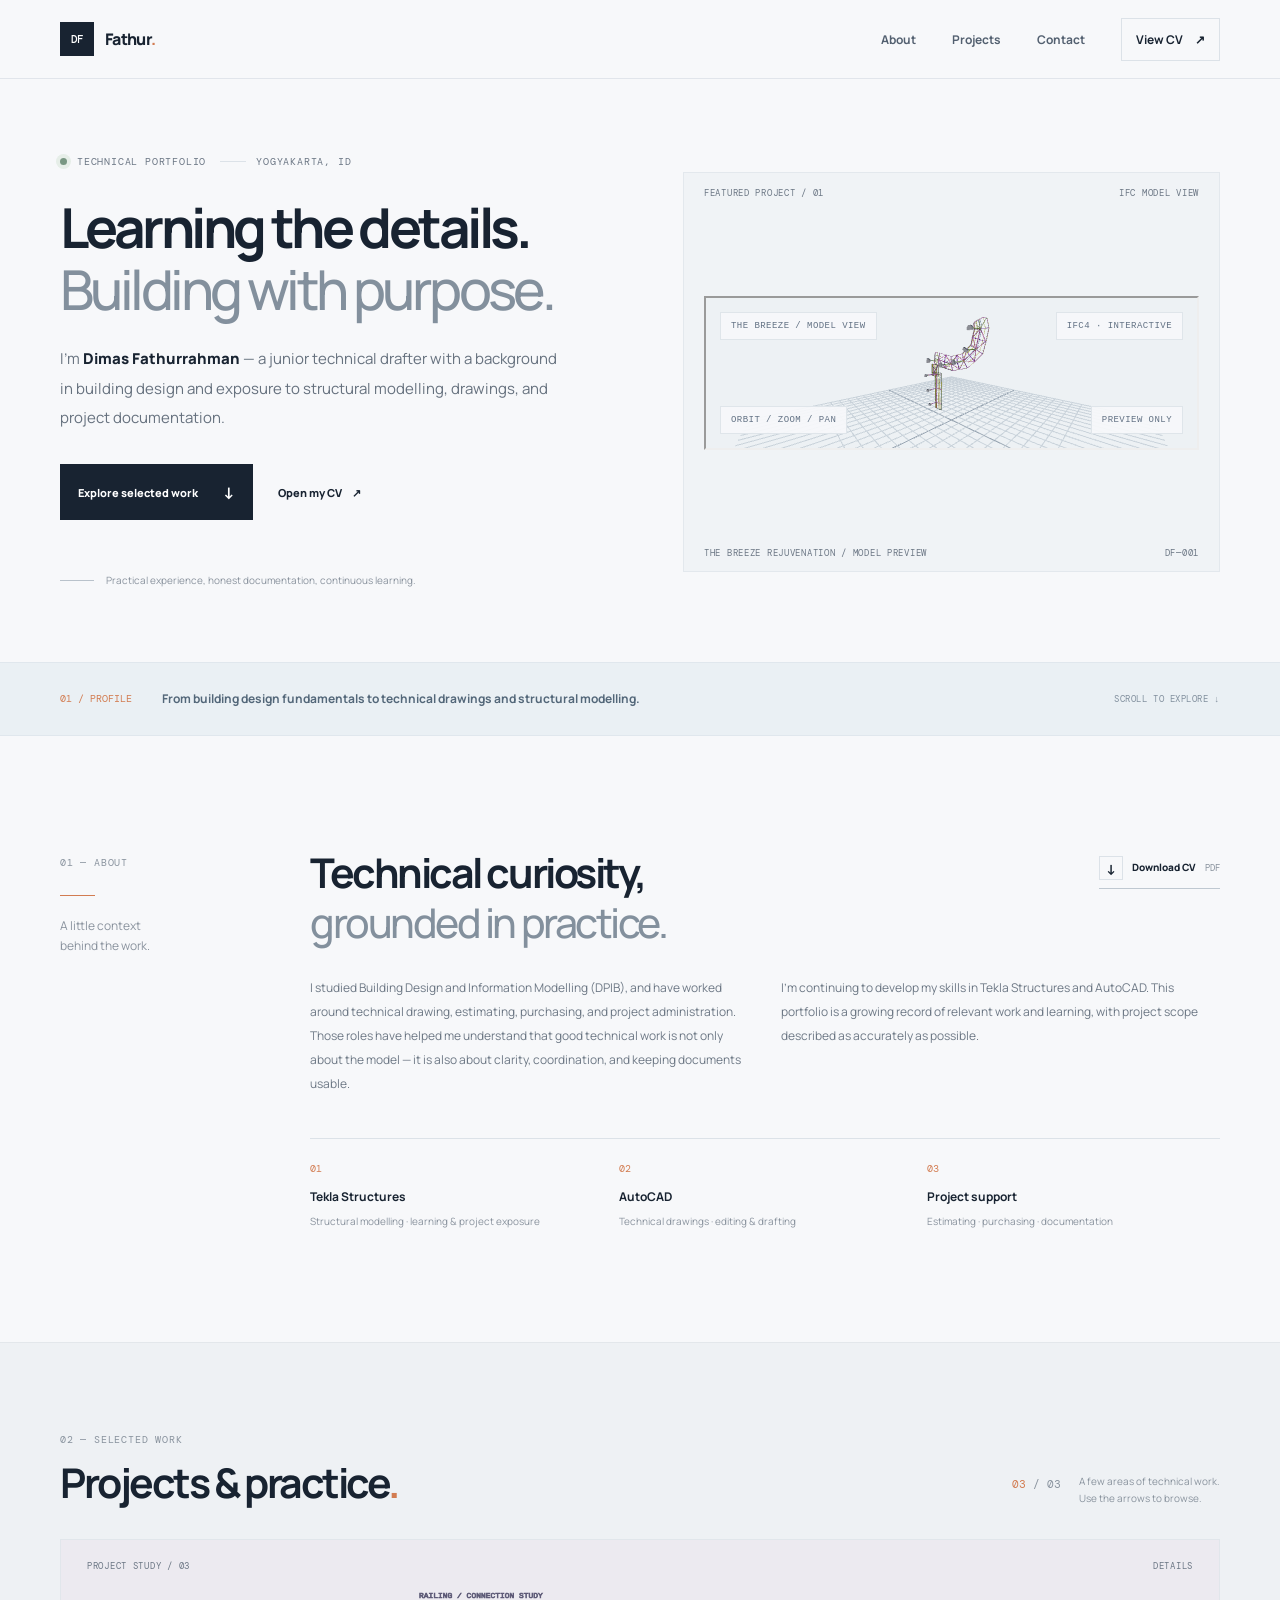
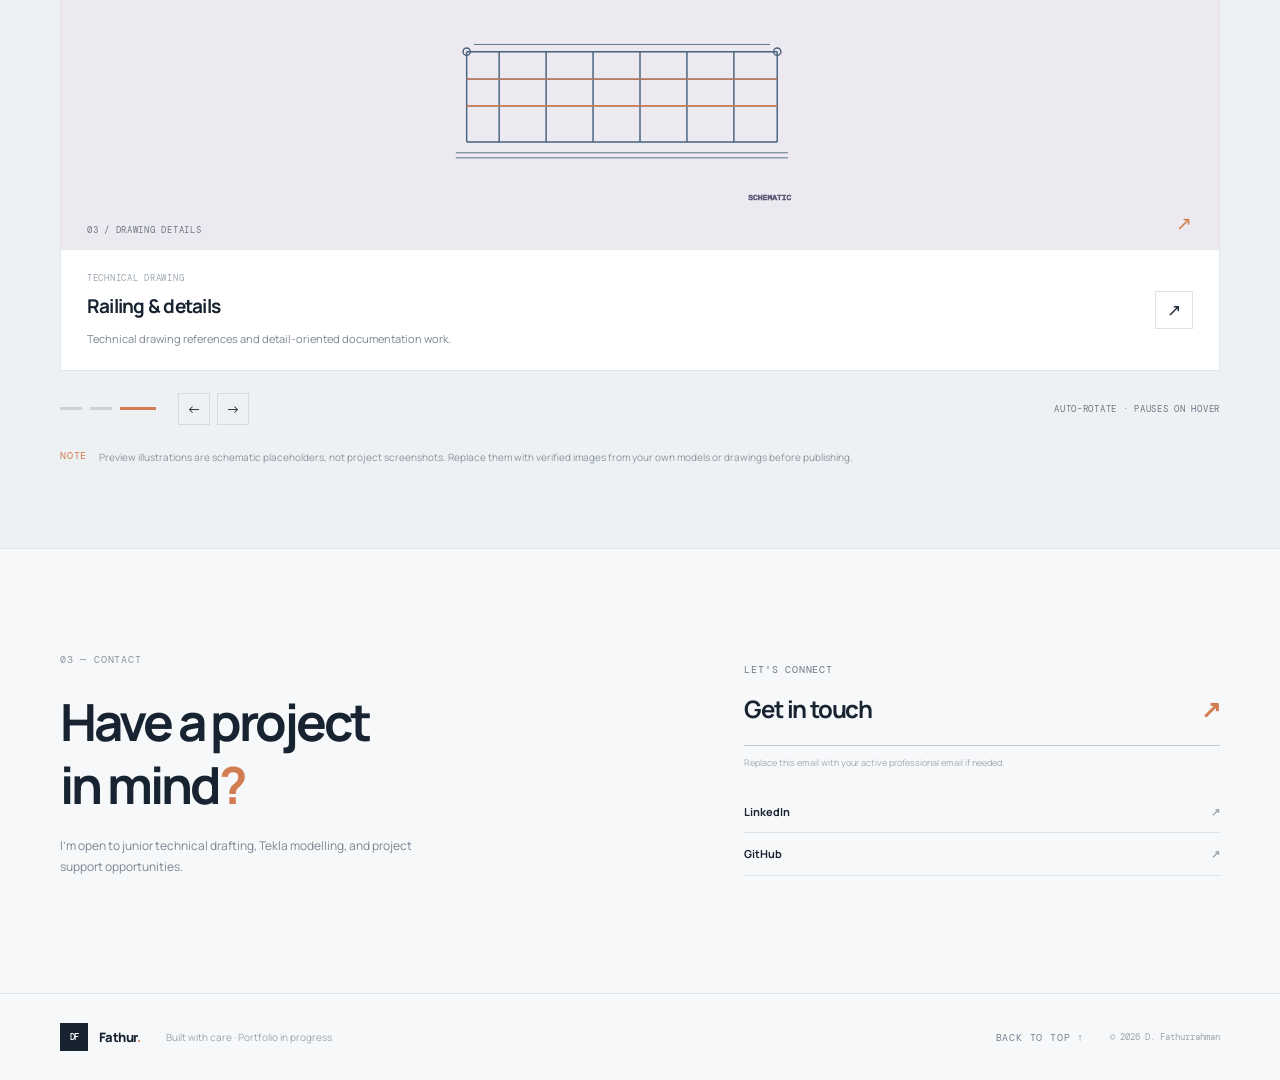
<file: index.html>
<!doctype html>
<html lang="en">
<head>
  <meta charset="utf-8"><meta name="viewport" content="width=device-width, initial-scale=1">
  <meta name="theme-color" content="#f7f8fa">
  <meta name="description" content="Technical portfolio of Dimas Fathurrahman — junior technical drafter with exposure to Tekla Structures, AutoCAD, detailing, and project documentation.">
  <title>Dimas Fathurrahman — Technical Portfolio</title>
  <link rel="preconnect" href="https://fonts.googleapis.com"><link rel="preconnect" href="https://fonts.gstatic.com" crossorigin>
  <link href="https://fonts.googleapis.com/css2?family=DM+Mono:wght@400;500&family=Manrope:wght@400;500;600;700;800&display=swap" rel="stylesheet">
  <link rel="stylesheet" href="style.css">
</head>
<body>
  <header class="site-header"><nav class="nav wrap" aria-label="Main navigation">
    <a class="brand" href="#home" aria-label="Fathur home"><span class="brand-mark">DF</span><span>Fathur<span class="brand-dot">.</span></span></a>
    <button class="menu-toggle" aria-label="Toggle navigation" aria-expanded="false"><span></span><span></span></button>
    <div class="nav-links"><a href="#about">About</a><a href="#projects">Projects</a><a href="#contact">Contact</a><a class="nav-cv" href="docs/MyCurriculum%20Vitae.pdf" target="_blank" rel="noopener">View CV <span>↗</span></a></div>
  </nav></header>
  <main>
    <section class="hero wrap" id="home">
      <div class="hero-copy"><p class="eyebrow"><span class="status-dot"></span> TECHNICAL PORTFOLIO <span class="eyebrow-line"></span> YOGYAKARTA, ID</p>
        <h1>Learning the details.<br><span>Building with purpose.</span></h1>
        <p class="hero-lead">I'm <strong>Dimas Fathurrahman</strong> — a junior technical drafter with a background in building design and exposure to structural modelling, drawings, and project documentation.</p>
        <div class="hero-actions"><a class="button button-dark" href="#projects">Explore selected work <span>↓</span></a><a class="text-link" href="docs/MyCurriculum%20Vitae.pdf" target="_blank" rel="noopener">Open my CV <span>↗</span></a></div>
        <div class="hero-note"><span class="note-rule"></span><span>Practical experience, honest documentation, continuous learning.</span></div>
      </div>
      <div class="hero-art" aria-label="Interactive preview of The Breeze Rejuvenation IFC model">
        <div class="art-topline"><span>FEATURED PROJECT / 01</span><span>IFC MODEL VIEW</span></div>
        <iframe class="hero-mini-viewer" src="projects/model-preview.html" title="Interactive IFC model preview" loading="lazy"></iframe>
        <div class="art-bottomline"><span>THE BREEZE REJUVENATION / MODEL PREVIEW</span><span>DF—001</span></div>
      </div>
    </section>
    <section class="intro-strip"><div class="wrap strip-inner"><span>01 / PROFILE</span><p>From building design fundamentals to technical drawings and structural modelling.</p><span class="strip-end">SCROLL TO EXPLORE ↓</span></div></section>
    <section class="section wrap about-section" id="about">
      <div class="section-aside"><p class="section-index">01 — ABOUT</p><span class="aside-line"></span><p class="aside-caption">A little context<br>behind the work.</p></div>
      <div class="about-content"><div class="about-heading"><h2>Technical curiosity,<br><span>grounded in practice.</span></h2><a class="download-link" href="docs/MyCurriculum%20Vitae.pdf" target="_blank" rel="noopener"><span class="download-icon">↓</span> Download CV <small>PDF</small></a></div>
        <div class="about-columns"><p>I studied Building Design and Information Modelling (DPIB), and have worked around technical drawing, estimating, purchasing, and project administration. Those roles have helped me understand that good technical work is not only about the model — it is also about clarity, coordination, and keeping documents usable.</p><p>I'm continuing to develop my skills in Tekla Structures and AutoCAD. This portfolio is a growing record of relevant work and learning, with project scope described as accurately as possible.</p></div>
        <div class="skills-row"><div><span class="skill-num">01</span><strong>Tekla Structures</strong><small>Structural modelling · learning & project exposure</small></div><div><span class="skill-num">02</span><strong>AutoCAD</strong><small>Technical drawings · editing & drafting</small></div><div><span class="skill-num">03</span><strong>Project support</strong><small>Estimating · purchasing · documentation</small></div></div>
      </div>
    </section>
    <section class="projects-section" id="projects"><div class="wrap projects-wrap">
      <div class="section-head"><div><p class="section-index">02 — SELECTED WORK</p><h2>Projects &amp; practice<span class="period">.</span></h2></div><div class="carousel-caption"><span class="carousel-count"><b id="slide-current">01</b> / 03</span><p>A few areas of technical work.<br>Use the arrows to browse.</p></div></div>
      <div class="project-carousel" id="project-carousel" aria-roledescription="carousel" aria-label="Project previews">
        <div class="project-track">
          <article class="project-slide is-active" data-slide="0"><a class="project-card" href="projects/the-breeze-rejuvenation.html" aria-label="View The Breeze Rejuvenation project details"><div class="project-visual visual-canopy"><div class="visual-meta"><span>FEATURED PROJECT / 01</span><span>STEEL</span></div><svg viewBox="0 0 700 360" aria-hidden="true"><g fill="none" stroke="#47627d" stroke-width="2"><path d="M130 260 260 194 545 240 415 306Z"/><path d="M130 260V164L260 99V194M260 99 545 145V240M130 164 415 210 545 145M415 210V306"/><path d="M174 238V142M218 216V120M458 283V188M502 262V158"/><path d="M130 164 260 194M260 99 545 145M174 142 458 188M218 120 502 158" stroke-dasharray="6 6" stroke-width="1.2"/></g><g stroke="#d27c51" stroke-width="2"><path d="M130 164 415 210M260 99 415 210"/></g><g fill="#6f8295" font-family="monospace" font-size="11"><text x="44" y="46">THE BREEZE / MODEL STUDY</text><text x="500" y="326">SCHEMATIC</text></g></svg><div class="visual-footer"><span>01 / STRUCTURAL FRAME</span><span>↗</span></div></div><div class="project-card-copy"><div><p class="project-type">STRUCTURAL MODELLING</p><h3>The Breeze Rejuvenation</h3><p>Interactive IFC model preview and technical project notes.</p></div><span class="round-arrow">↗</span></div></a></article>
          <article class="project-slide" data-slide="1"><a class="project-card" href="projects/precast-fence.html" aria-label="View precast fence project details"><div class="project-visual visual-fence"><div class="visual-meta"><span>PROJECT STUDY / 02</span><span>PRECAST</span></div><svg viewBox="0 0 700 360" aria-hidden="true"><g fill="none" stroke="#47627d" stroke-width="2"><path d="M105 250 535 250M105 250V125L535 125V250M105 125 150 104 580 104 535 125M535 125 580 104V230L535 250"/><path d="M190 125V250M275 125V250M360 125V250M445 125V250M105 165H535M105 207H535"/><path d="M150 104V230M235 104V230M320 104V230M405 104V230M490 104V230" stroke-dasharray="4 5" stroke-width="1.1"/></g><g stroke="#d27c51" stroke-width="2"><path d="M105 165H535M105 207H535"/></g><g fill="#6f8295" font-family="monospace" font-size="11"><text x="44" y="46">PRECAST / PANEL LAYOUT</text><text x="500" y="326">SCHEMATIC</text></g></svg><div class="visual-footer"><span>02 / PANEL SYSTEM</span><span>↗</span></div></div><div class="project-card-copy"><div><p class="project-type">MODELLING &amp; DETAILING</p><h3>Precast fence</h3><p>Panel and column layout, with attention to alignment and dimensions.</p></div><span class="round-arrow">↗</span></div></a></article>
          <article class="project-slide" data-slide="2"><a class="project-card" href="projects/railing-details.html" aria-label="View railing and detail drawings project details"><div class="project-visual visual-railing"><div class="visual-meta"><span>PROJECT STUDY / 03</span><span>DETAILS</span></div><svg viewBox="0 0 700 360" aria-hidden="true"><g fill="none" stroke="#47627d" stroke-width="2"><path d="M110 245 540 245M110 245V120M540 245V120M110 120H540M110 158H540M110 195H540"/><path d="M155 120V245M220 120V245M285 120V245M350 120V245M415 120V245M480 120V245"/><path d="M95 260H555M95 267H555M120 110H530" stroke-width="1.2"/><circle cx="110" cy="120" r="5"/><circle cx="540" cy="120" r="5"/></g><g stroke="#d27c51" stroke-width="2"><path d="M110 158H540M110 195H540"/></g><g fill="#6f8295" font-family="monospace" font-size="11"><text x="44" y="46">RAILING / CONNECTION STUDY</text><text x="500" y="326">SCHEMATIC</text></g></svg><div class="visual-footer"><span>03 / DRAWING DETAILS</span><span>↗</span></div></div><div class="project-card-copy"><div><p class="project-type">TECHNICAL DRAWING</p><h3>Railing &amp; details</h3><p>Technical drawing references and detail-oriented documentation work.</p></div><span class="round-arrow">↗</span></div></a></article>
        </div>
        <div class="carousel-controls"><div class="carousel-dots" role="group" aria-label="Choose project preview"><button class="carousel-dot is-active" aria-label="Show project 1" aria-pressed="true" data-go="0"></button><button class="carousel-dot" aria-label="Show project 2" aria-pressed="false" data-go="1"></button><button class="carousel-dot" aria-label="Show project 3" aria-pressed="false" data-go="2"></button></div><div class="carousel-buttons"><button class="carousel-arrow" id="carousel-prev" aria-label="Previous project">←</button><button class="carousel-arrow" id="carousel-next" aria-label="Next project">→</button></div><p class="carousel-hint">AUTO-ROTATE · PAUSES ON HOVER</p></div>
      </div>
      <p class="project-disclaimer"><span>NOTE</span> Preview illustrations are schematic placeholders, not project screenshots. Replace them with verified images from your own models or drawings before publishing.</p>
    </div></section>
    <section class="contact-section wrap" id="contact"><div class="contact-left"><p class="section-index">03 — CONTACT</p><h2>Have a project<br>in mind<span class="period">?</span></h2><p>I'm open to junior technical drafting, Tekla modelling, and project support opportunities.</p></div><div class="contact-right"><span class="contact-label">LET'S CONNECT</span><a class="contact-email" href="mailto:your.email@example.com">Get in touch <span>↗</span></a><p class="contact-note">Replace this email with your active professional email if needed.</p><a class="social-link" href="https://www.linkedin.com/" target="_blank" rel="noopener">LinkedIn <span>↗</span></a><a class="social-link" href="https://github.com/Thrhmn" target="_blank" rel="noopener">GitHub <span>↗</span></a></div></section>
  </main>
  <footer class="site-footer"><div class="wrap footer-inner"><a class="brand footer-brand" href="#home"><span class="brand-mark">DF</span><span>Fathur<span class="brand-dot">.</span></span></a><p>Built with care · Portfolio in progress</p><a href="#home" class="back-top">BACK TO TOP ↑</a><span class="copyright">© <span id="year"></span> D. Fathurrahman</span></div></footer>
  <script src="script.js"></script>
</body></html>
</file>
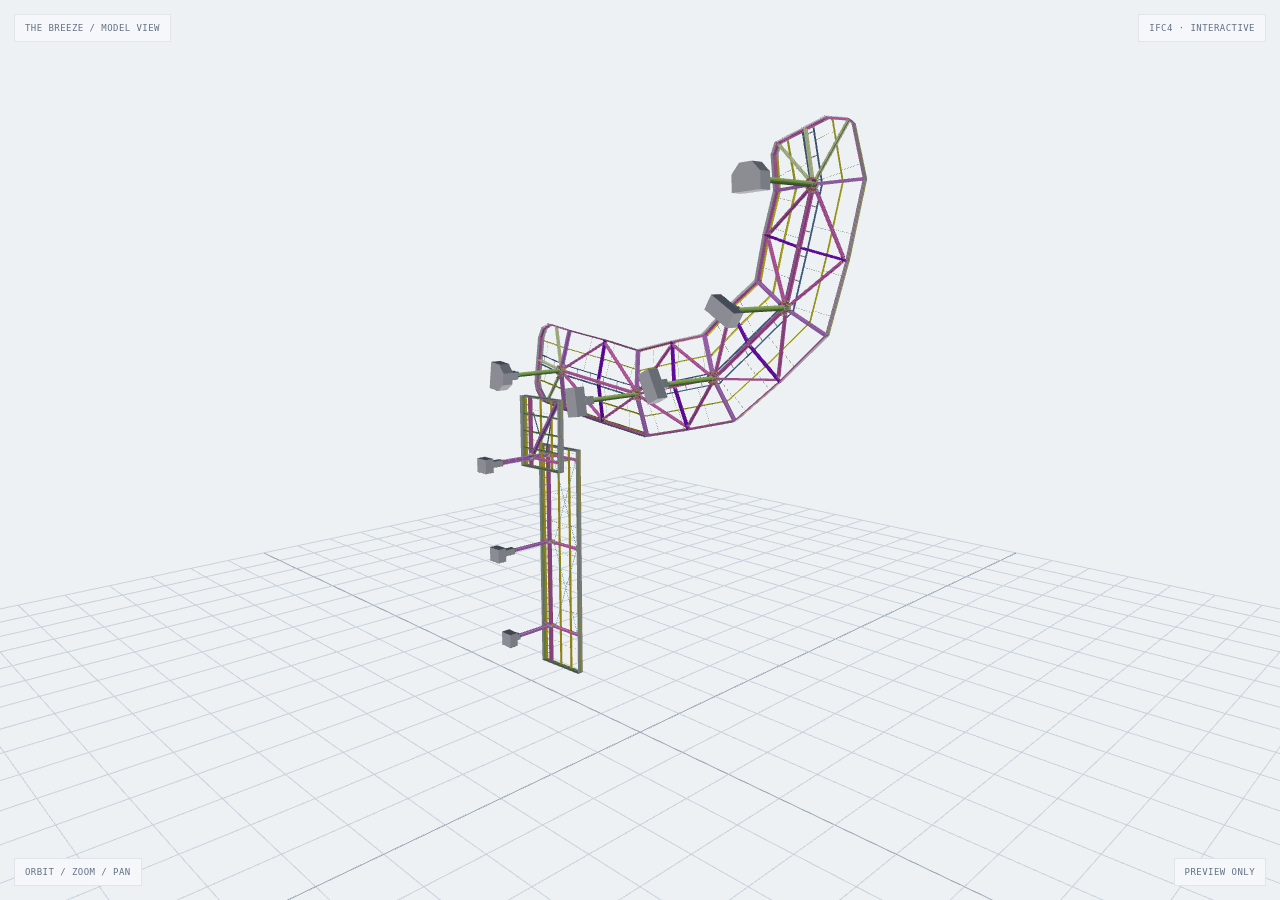
<file: projects/model-preview.html>
<!doctype html>
<html lang="en">
<head>
<meta charset="utf-8">
<meta name="viewport" content="width=device-width,initial-scale=1">
<title>IFC Model Preview</title>
<style>
*{box-sizing:border-box}
html,body{margin:0;width:100%;height:100%;overflow:hidden;background:#edf1f4}
#viewer{position:absolute;inset:0}
#viewer canvas{display:block;width:100%;height:100%;outline:none}
.top,.bottom{position:absolute;z-index:3;left:14px;right:14px;display:flex;justify-content:space-between;pointer-events:none;font:9px monospace;letter-spacing:.05em;color:#627184}
.top{top:14px}.bottom{bottom:14px}
.tag{background:#f7f8faed;border:1px solid #dfe5ea;padding:8px 10px}
.message{position:absolute;z-index:4;inset:0;display:grid;place-items:center;padding:20px;text-align:center;pointer-events:none}
.message div{max-width:330px;background:#f7f8faed;border:1px solid #dfe5ea;padding:20px}
.message strong{display:block;font:600 14px Arial,sans-serif;color:#1a2533;margin-bottom:8px}
.message p{font:11px/1.7 Arial,sans-serif;color:#75818d;margin:0}
.message.hidden{display:none}
</style>
<!-- three.js dan web-ifc di-host sendiri di /vendor (tanpa CDN) -->
<script type="importmap">
{ "imports": { "three": "../vendor/three.module.min.js" } }
</script>
</head>
<body>
<div id="viewer"></div>
<div class="top"><span class="tag">THE BREEZE / MODEL VIEW</span><span class="tag">IFC4 · INTERACTIVE</span></div>
<div class="bottom"><span class="tag">ORBIT / ZOOM / PAN</span><span class="tag">PREVIEW ONLY</span></div>
<div class="message" id="message"><div><strong id="msgTitle">Loading IFC model…</strong><p id="msgText">The model is being prepared in your browser. The first load may take a few seconds.</p></div></div>

<script type="module">
import * as THREE from 'three';
import { OrbitControls } from '../vendor/OrbitControls.js';
import * as WebIFC from '../vendor/web-ifc-api.js';

const msg = document.getElementById('message');
const setMsg = (t, p) => {
  document.getElementById('msgTitle').textContent = t;
  document.getElementById('msgText').textContent = p;
  msg.classList.remove('hidden');
};

try {
  // ---------- Scene ----------
  const container = document.getElementById('viewer');
  const scene = new THREE.Scene();
  scene.background = new THREE.Color(0xedf1f4);

  const camera = new THREE.PerspectiveCamera(50, 1, 0.1, 100000);
  const renderer = new THREE.WebGLRenderer({ antialias: true });
  renderer.setPixelRatio(Math.min(window.devicePixelRatio, 2));
  container.appendChild(renderer.domElement);

  scene.add(new THREE.HemisphereLight(0xffffff, 0x8899aa, 1.1));
  const sun = new THREE.DirectionalLight(0xffffff, 1.3);
  sun.position.set(1, 2, 1.5);
  scene.add(sun);
  const fill = new THREE.DirectionalLight(0xffffff, 0.5);
  fill.position.set(-1.5, 1, -1);
  scene.add(fill);

  const controls = new OrbitControls(camera, renderer.domElement);
  controls.enableDamping = true;

  const resize = () => {
    const w = container.clientWidth, h = container.clientHeight;
    renderer.setSize(w, h, false);
    camera.aspect = w / h;
    camera.updateProjectionMatrix();
  };
  window.addEventListener('resize', resize);
  resize();

  // ---------- web-ifc ----------
  const ifcApi = new WebIFC.IfcAPI();
  // Path absolut ke folder yang berisi web-ifc.wasm
  ifcApi.SetWasmPath(new URL('../vendor/', import.meta.url).href, true);
  await ifcApi.Init();

  setMsg('Downloading model…', 'Fetching the IFC file.');
  const modelUrl = new URL('../models/the-breeze-rejuvenation.ifc', import.meta.url).href;
  const res = await fetch(modelUrl);
  if (!res.ok) throw new Error('IFC file not found (HTTP ' + res.status + ') at ' + modelUrl);
  const data = new Uint8Array(await res.arrayBuffer());

  setMsg('Processing geometry…', 'Reading the IFC model in your browser.');
  await new Promise(r => setTimeout(r, 30)); // beri kesempatan UI menampilkan pesan

  const modelID = ifcApi.OpenModel(data);

  // Gabungkan semua mesh berdasarkan warna -> draw call sedikit, render ringan
  const buckets = new Map(); // key -> {color, opacity, pos[], nor[], idx[], count}
  const m4 = new THREE.Matrix4();
  const normalMat = new THREE.Matrix3();
  const v = new THREE.Vector3();

  ifcApi.StreamAllMeshes(modelID, (mesh) => {
    const placed = mesh.geometries;
    for (let i = 0; i < placed.size(); i++) {
      const pg = placed.get(i);
      const geom = ifcApi.GetGeometry(modelID, pg.geometryExpressID);
      const verts = ifcApi.GetVertexArray(geom.GetVertexData(), geom.GetVertexDataSize());
      const index = ifcApi.GetIndexArray(geom.GetIndexData(), geom.GetIndexDataSize());
      const c = pg.color;
      const key = [c.x, c.y, c.z, c.w].map(n => n.toFixed(3)).join('_');
      let b = buckets.get(key);
      if (!b) { b = { c, pos: [], nor: [], idx: [], count: 0 }; buckets.set(key, b); }

      m4.fromArray(pg.flatTransformation);
      normalMat.getNormalMatrix(m4);
      const base = b.count;
      for (let j = 0; j < verts.length; j += 6) {
        v.set(verts[j], verts[j + 1], verts[j + 2]).applyMatrix4(m4);
        b.pos.push(v.x, v.y, v.z);
        v.set(verts[j + 3], verts[j + 4], verts[j + 5]).applyMatrix3(normalMat).normalize();
        b.nor.push(v.x, v.y, v.z);
      }
      for (let j = 0; j < index.length; j++) b.idx.push(index[j] + base);
      b.count += verts.length / 6;
      geom.delete();
    }
  });
  ifcApi.CloseModel(modelID);

  const group = new THREE.Group();
  for (const b of buckets.values()) {
    const g = new THREE.BufferGeometry();
    g.setAttribute('position', new THREE.Float32BufferAttribute(b.pos, 3));
    g.setAttribute('normal', new THREE.Float32BufferAttribute(b.nor, 3));
    g.setIndex(b.idx);
    const mat = new THREE.MeshStandardMaterial({
      color: new THREE.Color(b.c.x, b.c.y, b.c.z),
      opacity: b.c.w, transparent: b.c.w < 1,
      side: THREE.DoubleSide, roughness: 0.75, metalness: 0.1
    });
    group.add(new THREE.Mesh(g, mat));
  }
  if (!group.children.length) throw new Error('No geometry found in the IFC file.');

  // IFC = Z-up, three.js = Y-up
  group.rotation.x = -Math.PI / 2;
  scene.add(group);

  // ---------- Frame model ----------
  const box = new THREE.Box3().setFromObject(group);
  const center = box.getCenter(new THREE.Vector3());
  const size = box.getSize(new THREE.Vector3());
  group.position.sub(center);                 // pusatkan model di origin
  group.position.y += size.y / 2;             // dasar model di y=0

  const radius = Math.max(size.x, size.y, size.z);
  const grid = new THREE.GridHelper(radius * 3, 30, 0x9aa7b4, 0xc9d2da);
  scene.add(grid);

  camera.near = radius / 1000;
  camera.far = radius * 50;
  camera.position.set(radius * 1.1, radius * 0.8, radius * 1.1);
  camera.updateProjectionMatrix();
  controls.target.set(0, size.y / 2, 0);
  controls.update();

  msg.classList.add('hidden');

  renderer.setAnimationLoop(() => { controls.update(); renderer.render(scene, camera); });
} catch (error) {
  console.error('IFC viewer failed:', error);
  setMsg('Could not load model', 'Viewer error: ' + (error && error.message ? error.message : String(error)));
}
</script>
</body>
</html>
</file>
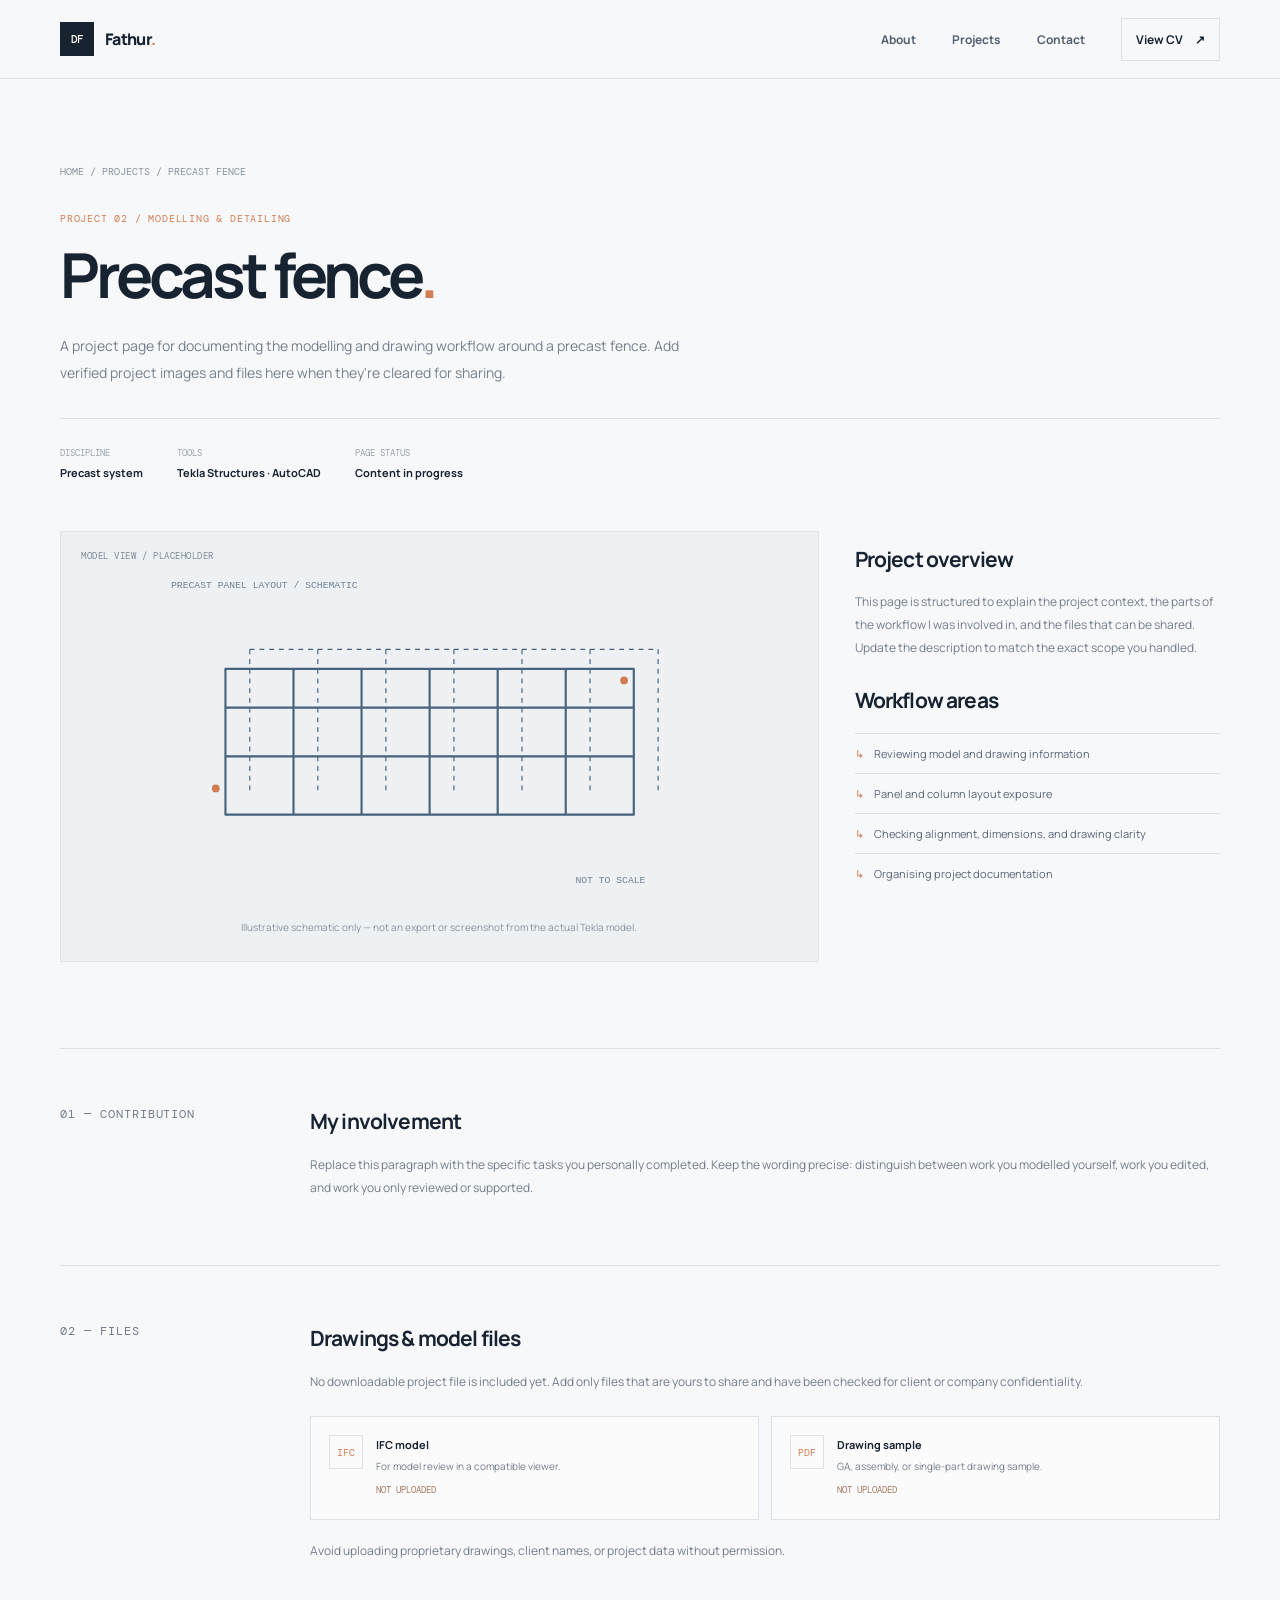
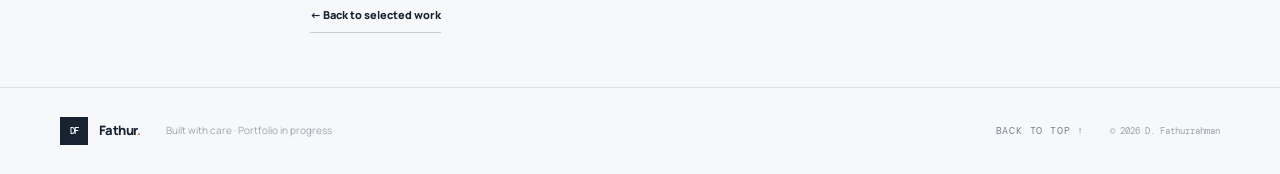
<file: projects/precast-fence.html>
<!doctype html><html lang="en"><head><meta charset="utf-8"><meta name="viewport" content="width=device-width,initial-scale=1"><meta name="description" content="Precast fence modelling and technical drawing project notes."><title>Precast Fence — Dimas Fathurrahman</title><link rel="preconnect" href="https://fonts.googleapis.com"><link rel="preconnect" href="https://fonts.gstatic.com" crossorigin><link href="https://fonts.googleapis.com/css2?family=DM+Mono:wght@400;500&family=Manrope:wght@400;500;600;700;800&display=swap" rel="stylesheet"><link rel="stylesheet" href="../style.css"></head><body>
<header class="site-header"><nav class="nav wrap" aria-label="Main navigation"><a class="brand" href="../index.html"><span class="brand-mark">DF</span><span>Fathur<span class="brand-dot">.</span></span></a><button class="menu-toggle" aria-label="Toggle navigation" aria-expanded="false"><span></span><span></span></button><div class="nav-links"><a href="../index.html#about">About</a><a href="../index.html#projects">Projects</a><a href="../index.html#contact">Contact</a><a class="nav-cv" href="../docs/MyCurriculum%20Vitae.pdf" target="_blank" rel="noopener">View CV <span>↗</span></a></div></nav></header>
<main class="wrap"><section class="detail-hero"><p class="breadcrumb"><a href="../index.html">HOME</a> / <a href="../index.html#projects">PROJECTS</a> / PRECAST FENCE</p><p class="detail-kicker">PROJECT 02 / MODELLING & DETAILING</p><h1>Precast fence<span class="period">.</span></h1><p class="lead">A project page for documenting the modelling and drawing workflow around a precast fence. Add verified project images and files here when they're cleared for sharing.</p><div class="detail-meta"><div><span>DISCIPLINE</span><strong>Precast system</strong></div><div><span>TOOLS</span><strong>Tekla Structures · AutoCAD</strong></div><div><span>PAGE STATUS</span><strong>Content in progress</strong></div></div></section>
<section class="detail-grid"><div class="model-panel"><span class="panel-tag">MODEL VIEW / PLACEHOLDER</span><svg viewBox="0 0 620 360" aria-label="Schematic illustration of a precast fence frame"><g fill="none" stroke="#47627d" stroke-width="2.2" stroke-linejoin="round"><path d="M90 265V115H510V265ZM90 155H510M90 205H510M160 115V265M230 115V265M300 115V265M370 115V265M440 115V265"/><path d="M115 95H535V245M115 95V245M185 95V245M255 95V245M325 95V245M395 95V245M465 95V245" stroke-dasharray="5 5" stroke-width="1.2"/></g><g fill="#d27c51"><circle cx="80" cy="238" r="4"/><circle cx="500" cy="127" r="4"/></g><g fill="#718294" font-family="monospace" font-size="10"><text x="34" y="32">PRECAST PANEL LAYOUT / SCHEMATIC</text><text x="450" y="335">NOT TO SCALE</text></g></svg><p class="panel-note">Illustrative schematic only — not an export or screenshot from the actual Tekla model.</p></div><aside class="detail-side"><h2>Project overview</h2><p>This page is structured to explain the project context, the parts of the workflow I was involved in, and the files that can be shared. Update the description to match the exact scope you handled.</p><h2>Workflow areas</h2><ul class="scope-list"><li>Reviewing model and drawing information</li><li>Panel and column layout exposure</li><li>Checking alignment, dimensions, and drawing clarity</li><li>Organising project documentation</li></ul></aside></section>
<section class="detail-section"><div class="detail-section-grid"><div><p class="section-index">01 — CONTRIBUTION</p></div><div><h2>My involvement</h2><p>Replace this paragraph with the specific tasks you personally completed. Keep the wording precise: distinguish between work you modelled yourself, work you edited, and work you only reviewed or supported.</p></div></div></section>
<section class="detail-section"><div class="detail-section-grid"><div><p class="section-index">02 — FILES</p></div><div><h2>Drawings &amp; model files</h2><p>No downloadable project file is included yet. Add only files that are yours to share and have been checked for client or company confidentiality.</p><div class="file-list"><div class="file-item"><span class="file-icon">IFC</span><div><strong>IFC model</strong><p>For model review in a compatible viewer.</p><span class="file-status">NOT UPLOADED</span></div></div><div class="file-item"><span class="file-icon">PDF</span><div><strong>Drawing sample</strong><p>GA, assembly, or single-part drawing sample.</p><span class="file-status">NOT UPLOADED</span></div></div></div><p class="detail-footnote">Avoid uploading proprietary drawings, client names, or project data without permission.</p><a class="back-projects" href="../index.html#projects">← Back to selected work</a></div></div></section></main>
<footer class="site-footer"><div class="wrap footer-inner"><a class="brand footer-brand" href="../index.html"><span class="brand-mark">DF</span><span>Fathur<span class="brand-dot">.</span></span></a><p>Built with care · Portfolio in progress</p><a href="#" class="back-top">BACK TO TOP ↑</a><span class="copyright">© <span id="year"></span> D. Fathurrahman</span></div></footer><script src="../script.js"></script></body></html>
</file>
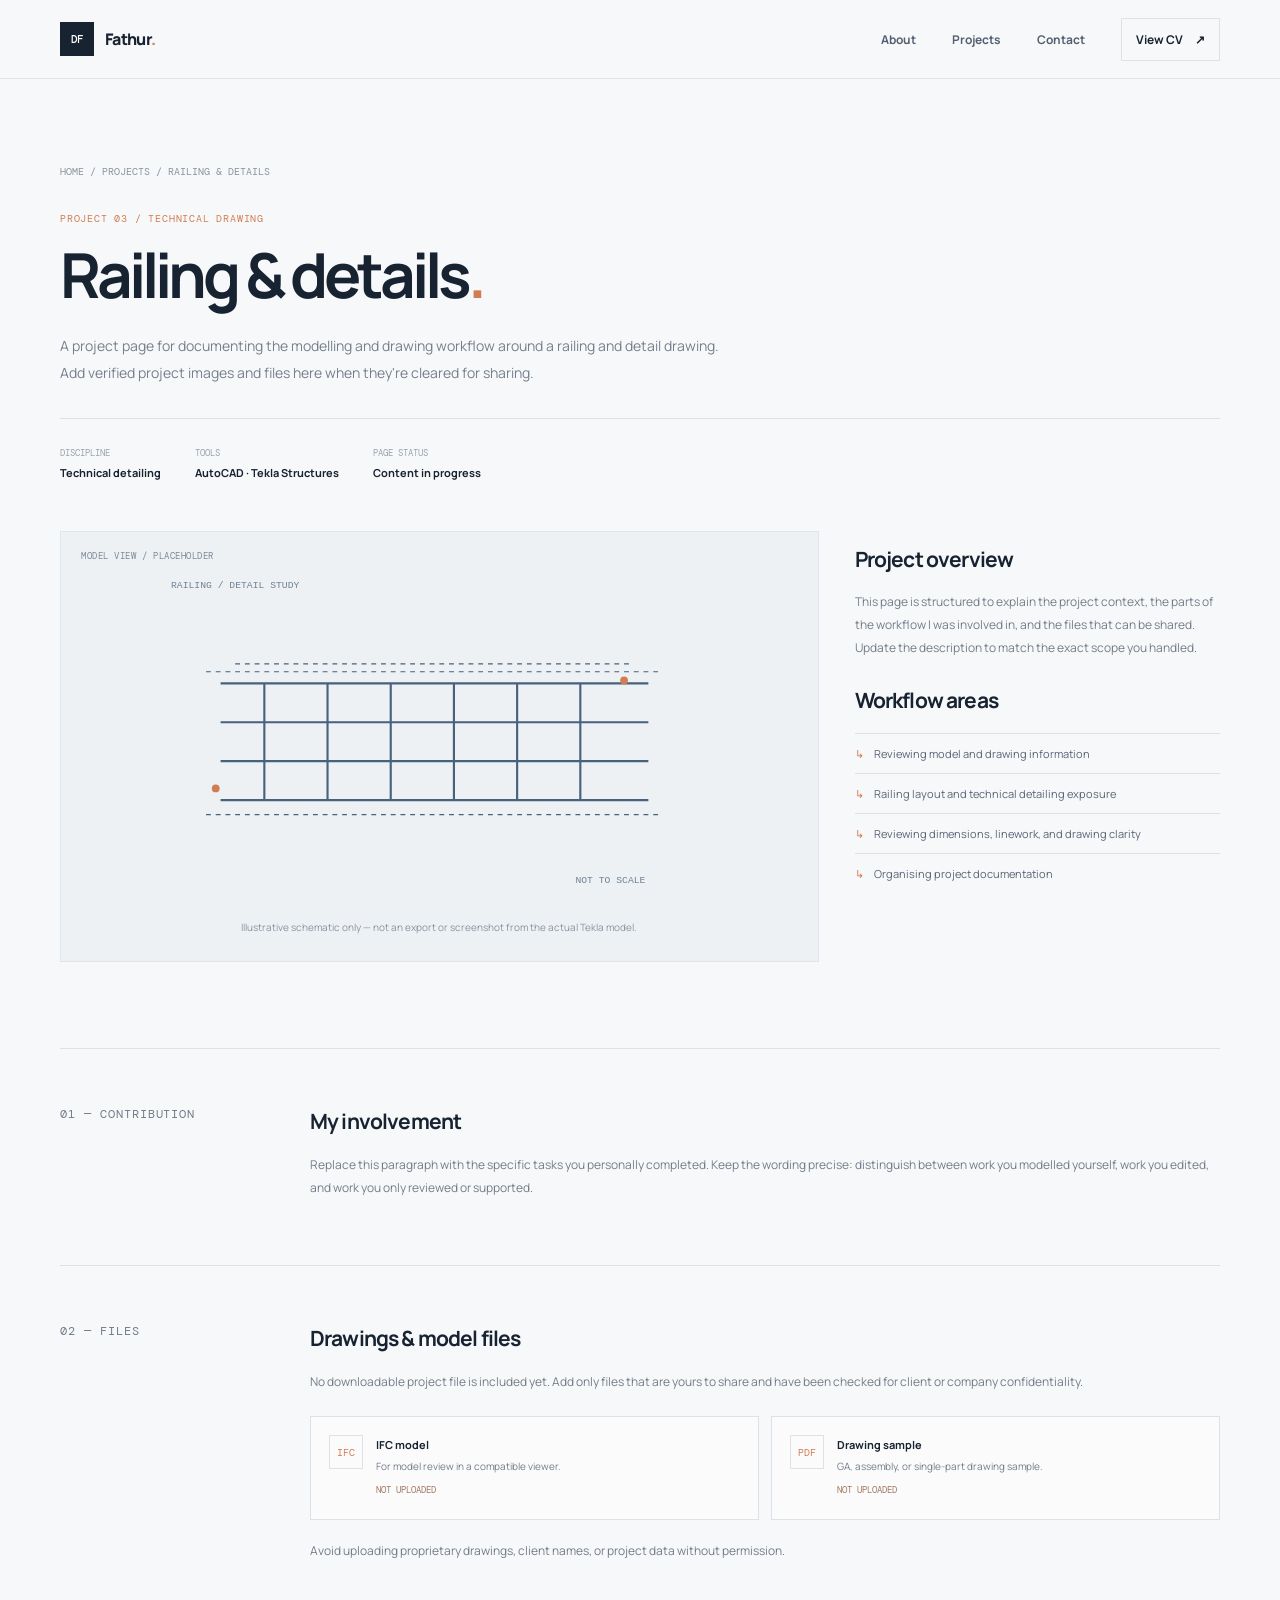
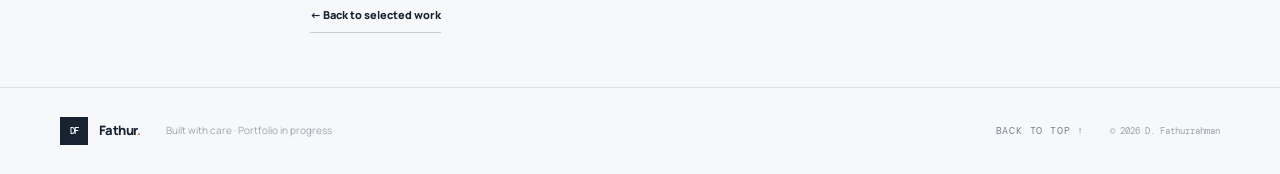
<file: projects/railing-details.html>
<!doctype html><html lang="en"><head><meta charset="utf-8"><meta name="viewport" content="width=device-width,initial-scale=1"><meta name="description" content="Railing & details modelling and technical drawing project notes."><title>Railing & Details — Dimas Fathurrahman</title><link rel="preconnect" href="https://fonts.googleapis.com"><link rel="preconnect" href="https://fonts.gstatic.com" crossorigin><link href="https://fonts.googleapis.com/css2?family=DM+Mono:wght@400;500&family=Manrope:wght@400;500;600;700;800&display=swap" rel="stylesheet"><link rel="stylesheet" href="../style.css"></head><body>
<header class="site-header"><nav class="nav wrap" aria-label="Main navigation"><a class="brand" href="../index.html"><span class="brand-mark">DF</span><span>Fathur<span class="brand-dot">.</span></span></a><button class="menu-toggle" aria-label="Toggle navigation" aria-expanded="false"><span></span><span></span></button><div class="nav-links"><a href="../index.html#about">About</a><a href="../index.html#projects">Projects</a><a href="../index.html#contact">Contact</a><a class="nav-cv" href="../docs/MyCurriculum%20Vitae.pdf" target="_blank" rel="noopener">View CV <span>↗</span></a></div></nav></header>
<main class="wrap"><section class="detail-hero"><p class="breadcrumb"><a href="../index.html">HOME</a> / <a href="../index.html#projects">PROJECTS</a> / RAILING & DETAILS</p><p class="detail-kicker">PROJECT 03 / TECHNICAL DRAWING</p><h1>Railing & details<span class="period">.</span></h1><p class="lead">A project page for documenting the modelling and drawing workflow around a railing and detail drawing. Add verified project images and files here when they're cleared for sharing.</p><div class="detail-meta"><div><span>DISCIPLINE</span><strong>Technical detailing</strong></div><div><span>TOOLS</span><strong>AutoCAD · Tekla Structures</strong></div><div><span>PAGE STATUS</span><strong>Content in progress</strong></div></div></section>
<section class="detail-grid"><div class="model-panel"><span class="panel-tag">MODEL VIEW / PLACEHOLDER</span><svg viewBox="0 0 620 360" aria-label="Schematic illustration of a railing and detail drawing frame"><g fill="none" stroke="#47627d" stroke-width="2.2" stroke-linejoin="round"><path d="M85 250H525M85 130H525M85 170H525M85 210H525M130 130V250M195 130V250M260 130V250M325 130V250M390 130V250M455 130V250"/><path d="M70 265H540M70 118H540M100 110H510" stroke-dasharray="5 5" stroke-width="1.2"/></g><g fill="#d27c51"><circle cx="80" cy="238" r="4"/><circle cx="500" cy="127" r="4"/></g><g fill="#718294" font-family="monospace" font-size="10"><text x="34" y="32">RAILING / DETAIL STUDY</text><text x="450" y="335">NOT TO SCALE</text></g></svg><p class="panel-note">Illustrative schematic only — not an export or screenshot from the actual Tekla model.</p></div><aside class="detail-side"><h2>Project overview</h2><p>This page is structured to explain the project context, the parts of the workflow I was involved in, and the files that can be shared. Update the description to match the exact scope you handled.</p><h2>Workflow areas</h2><ul class="scope-list"><li>Reviewing model and drawing information</li><li>Railing layout and technical detailing exposure</li><li>Reviewing dimensions, linework, and drawing clarity</li><li>Organising project documentation</li></ul></aside></section>
<section class="detail-section"><div class="detail-section-grid"><div><p class="section-index">01 — CONTRIBUTION</p></div><div><h2>My involvement</h2><p>Replace this paragraph with the specific tasks you personally completed. Keep the wording precise: distinguish between work you modelled yourself, work you edited, and work you only reviewed or supported.</p></div></div></section>
<section class="detail-section"><div class="detail-section-grid"><div><p class="section-index">02 — FILES</p></div><div><h2>Drawings &amp; model files</h2><p>No downloadable project file is included yet. Add only files that are yours to share and have been checked for client or company confidentiality.</p><div class="file-list"><div class="file-item"><span class="file-icon">IFC</span><div><strong>IFC model</strong><p>For model review in a compatible viewer.</p><span class="file-status">NOT UPLOADED</span></div></div><div class="file-item"><span class="file-icon">PDF</span><div><strong>Drawing sample</strong><p>GA, assembly, or single-part drawing sample.</p><span class="file-status">NOT UPLOADED</span></div></div></div><p class="detail-footnote">Avoid uploading proprietary drawings, client names, or project data without permission.</p><a class="back-projects" href="../index.html#projects">← Back to selected work</a></div></div></section></main>
<footer class="site-footer"><div class="wrap footer-inner"><a class="brand footer-brand" href="../index.html"><span class="brand-mark">DF</span><span>Fathur<span class="brand-dot">.</span></span></a><p>Built with care · Portfolio in progress</p><a href="#" class="back-top">BACK TO TOP ↑</a><span class="copyright">© <span id="year"></span> D. Fathurrahman</span></div></footer><script src="../script.js"></script></body></html>
</file>
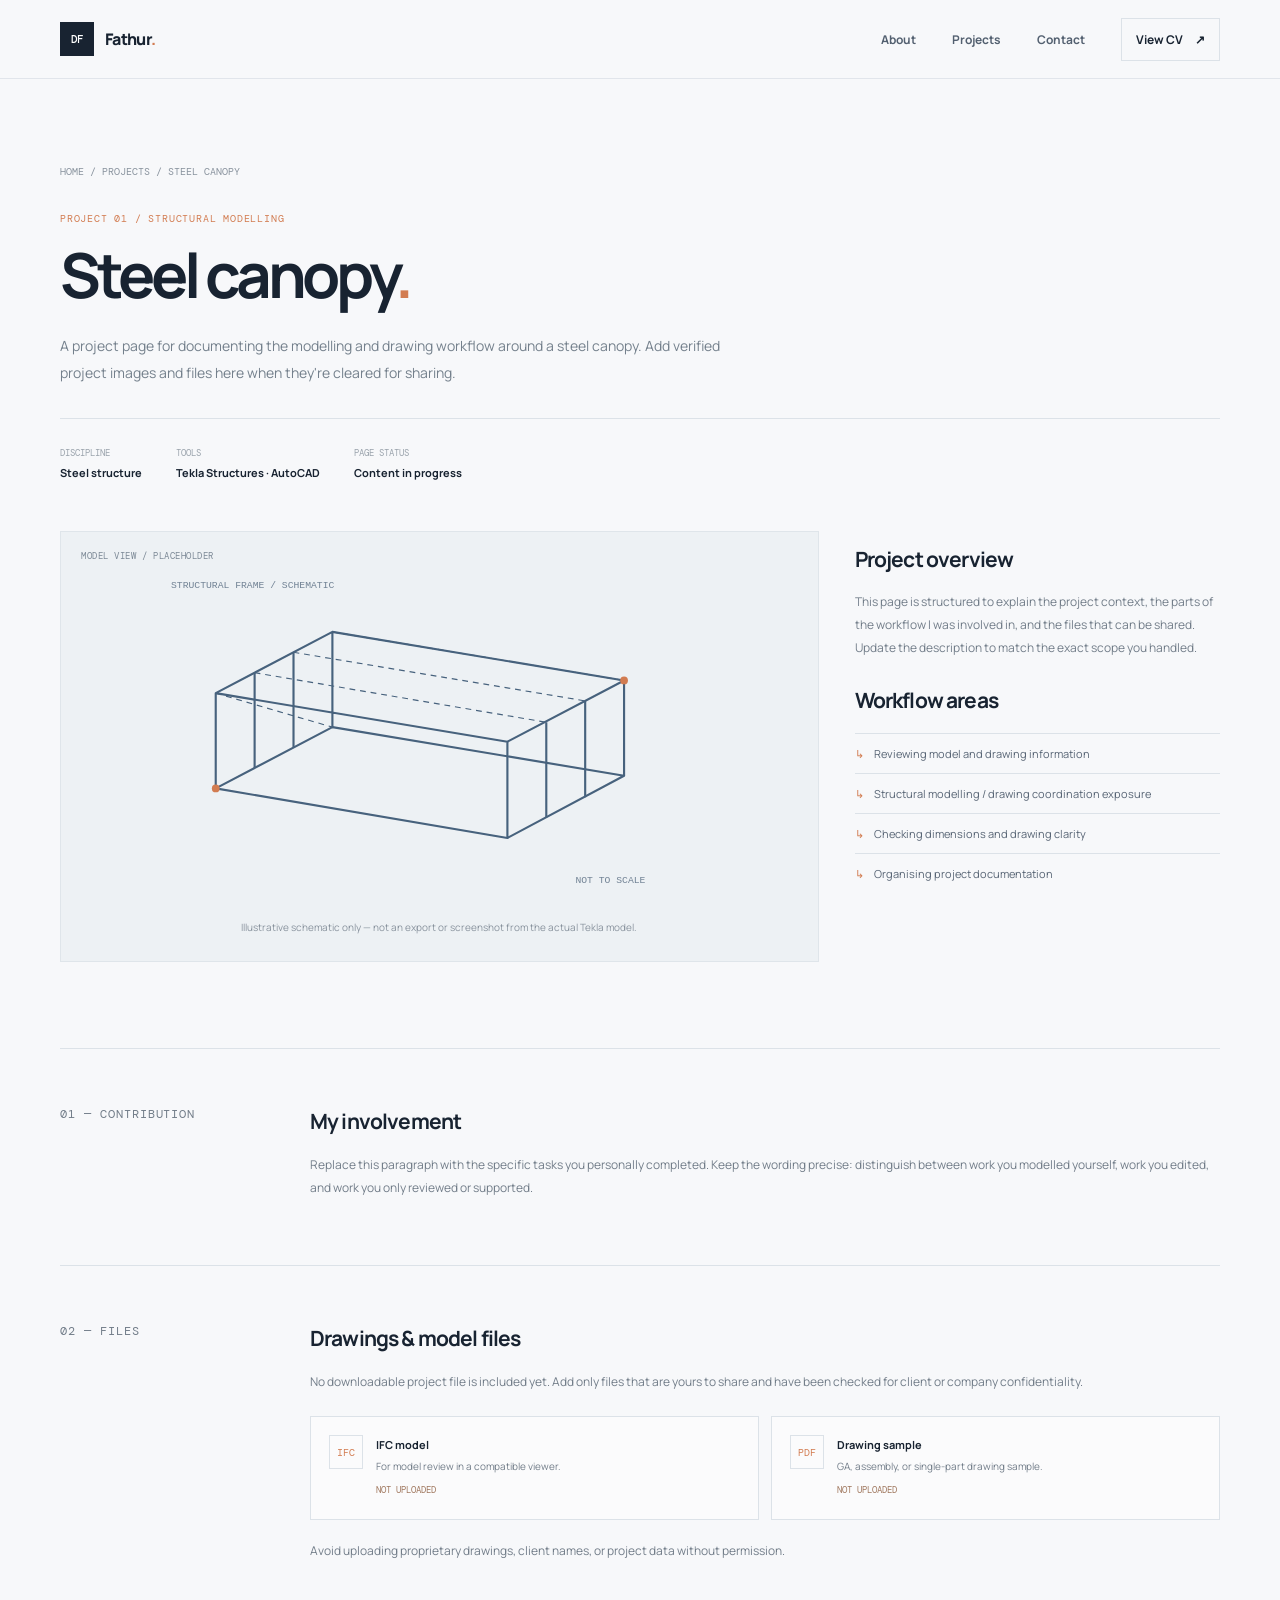
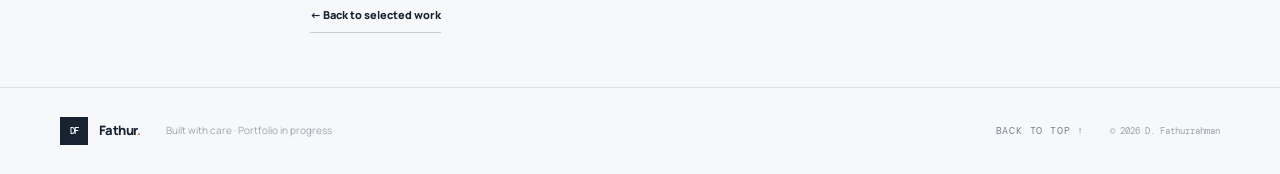
<file: projects/steel-canopy.html>
<!doctype html><html lang="en"><head><meta charset="utf-8"><meta name="viewport" content="width=device-width,initial-scale=1"><meta name="description" content="Steel canopy modelling and technical drawing project notes."><title>Steel Canopy — Dimas Fathurrahman</title><link rel="preconnect" href="https://fonts.googleapis.com"><link rel="preconnect" href="https://fonts.gstatic.com" crossorigin><link href="https://fonts.googleapis.com/css2?family=DM+Mono:wght@400;500&family=Manrope:wght@400;500;600;700;800&display=swap" rel="stylesheet"><link rel="stylesheet" href="../style.css"></head><body>
<header class="site-header"><nav class="nav wrap" aria-label="Main navigation"><a class="brand" href="../index.html"><span class="brand-mark">DF</span><span>Fathur<span class="brand-dot">.</span></span></a><button class="menu-toggle" aria-label="Toggle navigation" aria-expanded="false"><span></span><span></span></button><div class="nav-links"><a href="../index.html#about">About</a><a href="../index.html#projects">Projects</a><a href="../index.html#contact">Contact</a><a class="nav-cv" href="../docs/MyCurriculum%20Vitae.pdf" target="_blank" rel="noopener">View CV <span>↗</span></a></div></nav></header>
<main class="wrap"><section class="detail-hero"><p class="breadcrumb"><a href="../index.html">HOME</a> / <a href="../index.html#projects">PROJECTS</a> / STEEL CANOPY</p><p class="detail-kicker">PROJECT 01 / STRUCTURAL MODELLING</p><h1>Steel canopy<span class="period">.</span></h1><p class="lead">A project page for documenting the modelling and drawing workflow around a steel canopy. Add verified project images and files here when they're cleared for sharing.</p><div class="detail-meta"><div><span>DISCIPLINE</span><strong>Steel structure</strong></div><div><span>TOOLS</span><strong>Tekla Structures · AutoCAD</strong></div><div><span>PAGE STATUS</span><strong>Content in progress</strong></div></div></section>
<section class="detail-grid"><div class="model-panel"><span class="panel-tag">MODEL VIEW / PLACEHOLDER</span><svg viewBox="0 0 620 360" aria-label="Schematic illustration of a steel canopy frame"><g fill="none" stroke="#47627d" stroke-width="2.2" stroke-linejoin="round"><path d="M80 238 200 175 500 225 380 289Z"/><path d="M80 238V140L200 77V175M200 77 500 127V225M80 140 380 190 500 127M380 190V289"/><path d="M120 217V119M160 196V98M420 268V170M460 247V148"/><path d="M80 140 200 175M200 77 500 127M120 119 420 170M160 98 460 148" stroke-dasharray="6 5" stroke-width="1.2"/></g><g fill="#d27c51"><circle cx="80" cy="238" r="4"/><circle cx="500" cy="127" r="4"/></g><g fill="#718294" font-family="monospace" font-size="10"><text x="34" y="32">STRUCTURAL FRAME / SCHEMATIC</text><text x="450" y="335">NOT TO SCALE</text></g></svg><p class="panel-note">Illustrative schematic only — not an export or screenshot from the actual Tekla model.</p></div><aside class="detail-side"><h2>Project overview</h2><p>This page is structured to explain the project context, the parts of the workflow I was involved in, and the files that can be shared. Update the description to match the exact scope you handled.</p><h2>Workflow areas</h2><ul class="scope-list"><li>Reviewing model and drawing information</li><li>Structural modelling / drawing coordination exposure</li><li>Checking dimensions and drawing clarity</li><li>Organising project documentation</li></ul></aside></section>
<section class="detail-section"><div class="detail-section-grid"><div><p class="section-index">01 — CONTRIBUTION</p></div><div><h2>My involvement</h2><p>Replace this paragraph with the specific tasks you personally completed. Keep the wording precise: distinguish between work you modelled yourself, work you edited, and work you only reviewed or supported.</p></div></div></section>
<section class="detail-section"><div class="detail-section-grid"><div><p class="section-index">02 — FILES</p></div><div><h2>Drawings &amp; model files</h2><p>No downloadable project file is included yet. Add only files that are yours to share and have been checked for client or company confidentiality.</p><div class="file-list"><div class="file-item"><span class="file-icon">IFC</span><div><strong>IFC model</strong><p>For model review in a compatible viewer.</p><span class="file-status">NOT UPLOADED</span></div></div><div class="file-item"><span class="file-icon">PDF</span><div><strong>Drawing sample</strong><p>GA, assembly, or single-part drawing sample.</p><span class="file-status">NOT UPLOADED</span></div></div></div><p class="detail-footnote">Avoid uploading proprietary drawings, client names, or project data without permission.</p><a class="back-projects" href="../index.html#projects">← Back to selected work</a></div></div></section></main>
<footer class="site-footer"><div class="wrap footer-inner"><a class="brand footer-brand" href="../index.html"><span class="brand-mark">DF</span><span>Fathur<span class="brand-dot">.</span></span></a><p>Built with care · Portfolio in progress</p><a href="#" class="back-top">BACK TO TOP ↑</a><span class="copyright">© <span id="year"></span> D. Fathurrahman</span></div></footer><script src="../script.js"></script></body></html>
</file>
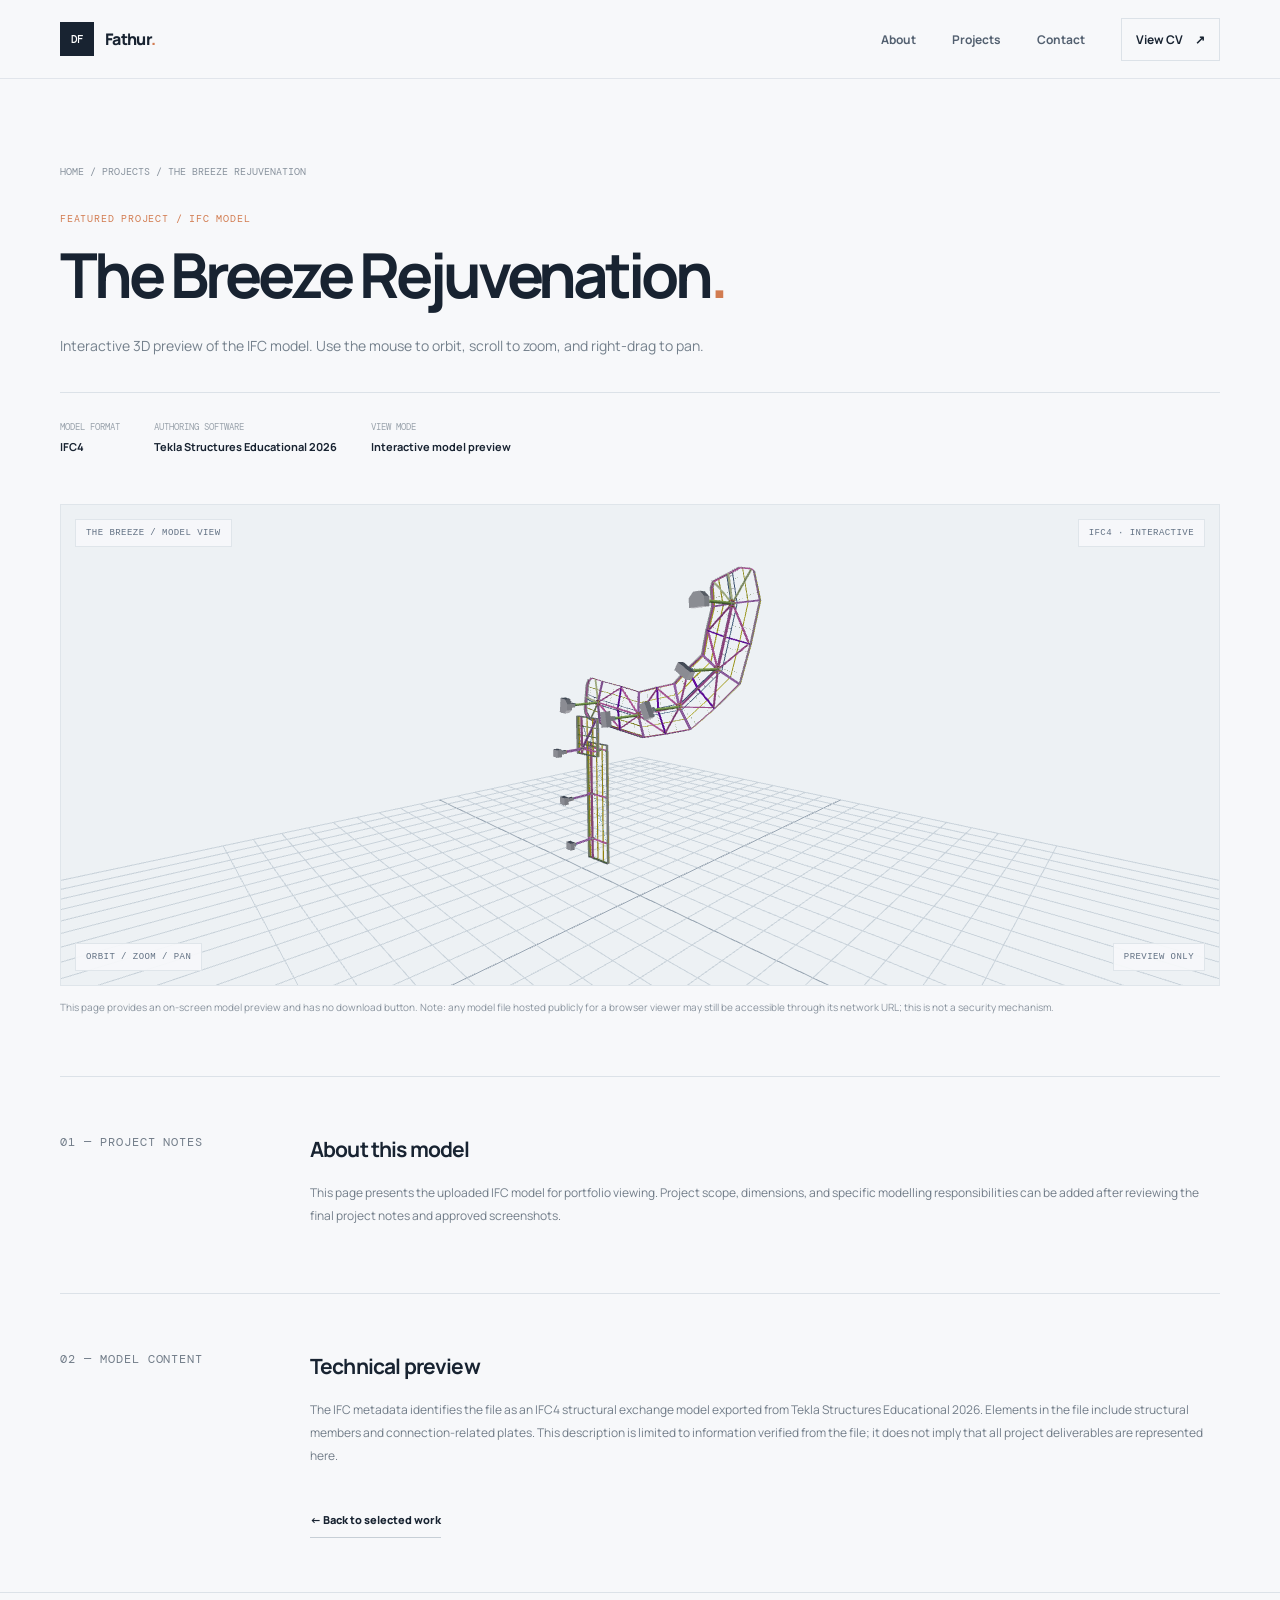
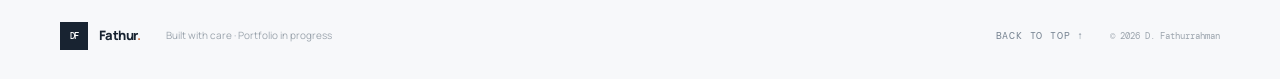
<file: projects/the-breeze-rejuvenation.html>
<!doctype html>
<html lang="en"><head><meta charset="utf-8"><meta name="viewport" content="width=device-width,initial-scale=1"><meta name="description" content="The Breeze Rejuvenation — interactive IFC model preview."><title>The Breeze Rejuvenation — Dimas Fathurrahman</title><link rel="preconnect" href="https://fonts.googleapis.com"><link rel="preconnect" href="https://fonts.gstatic.com" crossorigin><link href="https://fonts.googleapis.com/css2?family=DM+Mono:wght@400;500&family=Manrope:wght@400;500;600;700;800&display=swap" rel="stylesheet"><link rel="stylesheet" href="../style.css"><style>
.ifc-viewer-wrap{position:relative;background:#edf1f4;border:1px solid #dfe5ea;min-height:480px;overflow:hidden}.ifc-viewer{width:100%;height:480px;display:block}.viewer-toolbar{position:absolute;top:14px;left:14px;right:14px;z-index:3;display:flex;justify-content:space-between;gap:10px;pointer-events:none}.viewer-tag{background:rgba(247,248,250,.94);border:1px solid #dfe5ea;padding:9px 11px;font:9px 'DM Mono',monospace;color:#627184;letter-spacing:.05em}.viewer-message{position:absolute;inset:0;display:flex;align-items:center;justify-content:center;text-align:center;padding:30px;pointer-events:none}.viewer-message-inner{max-width:360px;background:rgba(247,248,250,.94);border:1px solid #dfe5ea;padding:24px}.viewer-message strong{display:block;font-size:15px;margin-bottom:8px}.viewer-message p{font-size:11px;color:#75818d;line-height:1.8;margin:0}.viewer-message.hidden{display:none}.viewer-controls{display:flex;flex-wrap:wrap;gap:8px;margin-top:12px}.viewer-controls button{border:1px solid #d4dce3;background:#f7f8fa;padding:10px 13px;font:10px 'DM Mono',monospace;cursor:pointer;color:#243140}.viewer-controls button:hover{background:#1a2533;color:#fff}.viewer-note{font-size:10px;color:#89939e;line-height:1.8;margin-top:12px}.detail-grid-breeze{display:block;padding-bottom:50px}.breeze-side-grid{display:grid;grid-template-columns:1fr 1fr;gap:38px}.breeze-side-grid h2{font-size:20px;margin:0 0 12px}.breeze-side-grid p,.breeze-side-grid li{font-size:12px;line-height:1.9;color:#727d89}.breeze-side-grid ul{padding-left:18px}.hero-mini-viewer{width:100%;height:100%;min-height:400px;border:0;display:block;background:#edf1f4}.hero-art:has(.hero-mini-viewer){padding:0;overflow:hidden}.hero-art:has(.hero-mini-viewer) .art-topline,.hero-art:has(.hero-mini-viewer) .art-bottomline{position:absolute;z-index:2;left:20px;right:20px;pointer-events:none}.hero-art:has(.hero-mini-viewer) .art-topline{top:16px}.hero-art:has(.hero-mini-viewer) .art-bottomline{bottom:16px}@media(max-width:800px){.ifc-viewer-wrap,.ifc-viewer{min-height:350px;height:350px}.breeze-side-grid{grid-template-columns:1fr;gap:18px}.hero-mini-viewer{min-height:330px}}
</style></head><body>
<header class="site-header"><nav class="nav wrap" aria-label="Main navigation"><a class="brand" href="../index.html"><span class="brand-mark">DF</span><span>Fathur<span class="brand-dot">.</span></span></a><button class="menu-toggle" aria-label="Toggle navigation" aria-expanded="false"><span></span><span></span></button><div class="nav-links"><a href="../index.html#about">About</a><a href="../index.html#projects">Projects</a><a href="../index.html#contact">Contact</a><a class="nav-cv" href="../docs/MyCurriculum%20Vitae.pdf" target="_blank" rel="noopener">View CV <span>↗</span></a></div></nav></header>
<main class="wrap"><section class="detail-hero"><p class="breadcrumb"><a href="../index.html">HOME</a> / <a href="../index.html#projects">PROJECTS</a> / THE BREEZE REJUVENATION</p><p class="detail-kicker">FEATURED PROJECT / IFC MODEL</p><h1>The Breeze Rejuvenation<span class="period">.</span></h1><p class="lead">Interactive 3D preview of the IFC model. Use the mouse to orbit, scroll to zoom, and right-drag to pan.</p><div class="detail-meta"><div><span>MODEL FORMAT</span><strong>IFC4</strong></div><div><span>AUTHORING SOFTWARE</span><strong>Tekla Structures Educational 2026</strong></div><div><span>VIEW MODE</span><strong>Interactive model preview</strong></div></div></section>
<section class="detail-grid detail-grid-breeze"><div class="ifc-viewer-wrap"><iframe src="model-preview.html" title="Interactive IFC model viewer" style="width:100%;height:480px;display:block;border:0" loading="eager"></iframe></div><p class="viewer-note">This page provides an on-screen model preview and has no download button. Note: any model file hosted publicly for a browser viewer may still be accessible through its network URL; this is not a security mechanism.</p></section>
<section class="detail-section"><div class="detail-section-grid"><div><p class="section-index">01 — PROJECT NOTES</p></div><div><h2>About this model</h2><p>This page presents the uploaded IFC model for portfolio viewing. Project scope, dimensions, and specific modelling responsibilities can be added after reviewing the final project notes and approved screenshots.</p></div></div></section>
<section class="detail-section"><div class="detail-section-grid"><div><p class="section-index">02 — MODEL CONTENT</p></div><div><h2>Technical preview</h2><p>The IFC metadata identifies the file as an IFC4 structural exchange model exported from Tekla Structures Educational 2026. Elements in the file include structural members and connection-related plates. This description is limited to information verified from the file; it does not imply that all project deliverables are represented here.</p><a class="back-projects" href="../index.html#projects">← Back to selected work</a></div></div></section></main>
<footer class="site-footer"><div class="wrap footer-inner"><a class="brand footer-brand" href="../index.html"><span class="brand-mark">DF</span><span>Fathur<span class="brand-dot">.</span></span></a><p>Built with care · Portfolio in progress</p><a href="#" class="back-top">BACK TO TOP ↑</a><span class="copyright">© <span id="year"></span> D. Fathurrahman</span></div></footer><script src="../script.js"></script>
</body></html>
</file>
<file: style.css>
:root{--paper:#f7f8fa;--white:#fff;--ink:#182331;--muted:#6c7785;--line:#dce2e8;--blue:#334c66;--orange:#d27c51;--mono:'DM Mono',monospace;--sans:'Manrope',sans-serif}*{box-sizing:border-box}html{scroll-behavior:smooth;scroll-padding-top:90px}body{margin:0;background:var(--paper);color:var(--ink);font-family:var(--sans);font-size:14px;line-height:1.75;-webkit-font-smoothing:antialiased}a{color:inherit;text-decoration:none}button{font:inherit}.wrap{width:min(1160px,calc(100% - 64px));margin-inline:auto}.site-header{position:sticky;top:0;z-index:20;background:rgba(247,248,250,.92);backdrop-filter:blur(16px);border-bottom:1px solid rgba(220,226,232,.8)}.nav{height:78px;display:flex;align-items:center;justify-content:space-between}.brand{display:inline-flex;align-items:center;gap:11px;font-size:16px;font-weight:800;letter-spacing:-.04em}.brand-mark{width:34px;height:34px;display:grid;place-items:center;background:var(--ink);color:white;font:500 11px var(--mono);letter-spacing:-.06em}.brand-dot,.period{color:var(--orange)}.nav-links{display:flex;align-items:center;gap:36px;color:#536070;font-size:12px;font-weight:700}.nav-links a:not(.nav-cv):hover,.text-link:hover{color:var(--orange)}.nav-cv{padding:10px 14px;border:1px solid var(--line);color:var(--ink)}.nav-cv span{padding-left:10px}.menu-toggle{display:none;background:none;border:0}.hero{min-height:580px;display:grid;grid-template-columns:1.02fr .98fr;gap:64px;align-items:center;padding-block:76px 72px}.eyebrow,.section-index,.project-type,.contact-label,.art-topline,.art-bottomline,.visual-meta,.visual-footer,.carousel-hint,.project-disclaimer>span,.back-top{font:10px var(--mono);letter-spacing:.08em;color:var(--muted)}.eyebrow{display:flex;align-items:center;gap:10px;margin:0 0 28px}.status-dot{width:7px;height:7px;background:#799783;border-radius:50%;box-shadow:0 0 0 4px #e6eee8}.eyebrow-line{height:1px;width:26px;background:var(--line);margin-left:4px}.hero h1{font-size:clamp(38px,4.3vw,60px);line-height:1.13;letter-spacing:-.065em;margin:0 0 24px;font-weight:700}.hero h1 span,.about-heading h2 span{color:#83909d;font-weight:500}.hero-lead{font-size:15px;line-height:1.95;color:#66717e;max-width:500px;margin:0}.hero-lead strong{color:var(--ink);font-weight:800}.hero-actions{display:flex;align-items:center;gap:25px;margin-top:32px}.button{display:inline-flex;align-items:center;gap:25px;padding:14px 18px;font-size:11px;font-weight:800}.button-dark{background:var(--ink);color:white}.button-dark:hover{background:var(--blue)}.button span{font-size:16px}.text-link{font-size:11px;font-weight:800}.text-link span{padding-left:8px}.hero-note{display:flex;align-items:center;gap:12px;color:#8a939e;font-size:10px;margin-top:52px}.note-rule{width:34px;height:1px;background:#b9c2cb}.hero-art{position:relative;padding:14px 20px 12px;background:#f0f3f6;border:1px solid #e3e8ed;min-height:400px;display:flex;flex-direction:column;justify-content:space-between}.art-topline,.art-bottomline{display:flex;justify-content:space-between;font-size:9px}.hero-drawing{width:100%;max-height:355px}.art-stamp{position:absolute;right:24px;top:80px;width:65px;height:65px;border:1px solid #d6dfe7;background:rgba(255,255,255,.7);display:flex;flex-direction:column;justify-content:center;align-items:center;color:#728195;font:9px var(--mono);line-height:1.5}.art-stamp strong{font-size:19px;color:var(--orange);font-weight:400}.intro-strip{background:#eaf0f4;border-block:1px solid #e0e7ed}.strip-inner{min-height:72px;display:flex;align-items:center;gap:30px}.strip-inner>span:first-child{font:10px var(--mono);color:var(--orange)}.strip-inner p{font-size:12px;font-weight:700;color:#536779;margin:0}.strip-end{margin-left:auto;font:9px var(--mono);letter-spacing:.06em;color:#82909e}.section{display:grid;grid-template-columns:180px 1fr;gap:70px;padding-block:112px}.section-aside{padding-top:8px}.section-index{margin:0;color:#89939e}.aside-line{display:block;width:35px;height:1px;background:var(--orange);margin:26px 0 20px}.aside-caption{font-size:12px;color:#8a939e;line-height:1.7}.about-heading{display:flex;align-items:flex-start;justify-content:space-between;gap:20px}.about-heading h2,.section-head h2,.contact-left h2{font-size:clamp(30px,3.2vw,43px);line-height:1.22;letter-spacing:-.06em;margin:0;font-weight:700}.download-link{display:flex;align-items:center;gap:9px;font-size:10px;font-weight:800;border-bottom:1px solid #bfc8d1;padding:8px 0;white-space:nowrap}.download-icon{width:24px;height:24px;display:grid;place-items:center;border:1px solid var(--line);font-size:14px}.download-link small{font:9px var(--mono);color:#8a939e}.about-columns{display:grid;grid-template-columns:1fr 1fr;gap:32px;margin-top:28px}.about-columns p{font-size:12px;color:#6d7885;line-height:2;margin:0}.skills-row{display:grid;grid-template-columns:repeat(3,1fr);gap:16px;margin-top:42px;padding-top:23px;border-top:1px solid var(--line)}.skills-row>div{display:flex;flex-direction:column;align-items:flex-start}.skill-num{font:10px var(--mono);color:var(--orange);margin-bottom:11px}.skills-row strong{font-size:12px}.skills-row small{font-size:10px;color:#8a939e;line-height:1.7;margin-top:6px}.projects-section{background:#eef1f4;border-block:1px solid #e3e7eb;padding-block:90px 82px}.section-head{display:flex;justify-content:space-between;align-items:flex-end;margin-bottom:32px}.section-head h2{margin-top:12px}.carousel-caption{display:flex;align-items:flex-start;gap:18px}.carousel-count{font:11px var(--mono);padding-top:4px;color:#89939e}.carousel-count b{color:var(--orange);font-weight:400}.carousel-caption p{font-size:10px;color:#89939e;line-height:1.7;margin:0}.project-carousel{position:relative}.project-track{position:relative;min-height:425px}.project-slide{position:absolute;inset:0;opacity:0;visibility:hidden;transform:translateY(8px);transition:opacity .45s ease,transform .45s ease,visibility .45s;pointer-events:none}.project-slide.is-active{position:relative;opacity:1;visibility:visible;transform:translateY(0);pointer-events:auto}.project-card{display:block;background:var(--white);border:1px solid #e1e6eb;transition:box-shadow .25s,transform .25s}.project-card:hover{box-shadow:0 18px 40px rgba(24,35,49,.07);transform:translateY(-2px)}.project-visual{position:relative;overflow:hidden;height:310px;background:#e8edf2;padding:20px 26px 14px;display:flex;flex-direction:column;justify-content:space-between}.visual-canopy{background:#e8edf2}.visual-fence{background:#e9eee9}.visual-railing{background:#eceaf0}.visual-meta,.visual-footer{display:flex;justify-content:space-between;position:relative;z-index:1;font-size:9px}.project-visual svg{position:absolute;width:100%;height:100%;inset:0;padding:25px 5%;}.visual-fence svg{stroke:#526c65}.visual-railing svg{stroke:#5e5a77}.visual-footer{align-items:flex-end}.visual-footer span:last-child{font-size:19px;color:var(--orange)}.project-card-copy{padding:22px 26px;display:flex;align-items:center;justify-content:space-between;gap:20px}.project-type{margin:0 0 6px;color:#a0a9b2;font-size:9px}.project-card-copy h3{font-size:19px;letter-spacing:-.04em;margin:0 0 5px}.project-card-copy p:last-child{font-size:11px;color:#7b8591;margin:0}.round-arrow{width:38px;height:38px;flex:0 0 auto;display:grid;place-items:center;border:1px solid var(--line);font-size:17px}.project-card:hover .round-arrow{background:var(--ink);color:white}.carousel-controls{display:flex;align-items:center;gap:22px;margin-top:22px}.carousel-dots{display:flex;gap:8px}.carousel-dot{width:22px;height:3px;border:0;background:#cbd2d9;padding:0;cursor:pointer}.carousel-dot.is-active{background:var(--orange);width:36px}.carousel-buttons{display:flex;gap:7px}.carousel-arrow{width:32px;height:32px;border:1px solid #d3dbe2;background:transparent;color:var(--ink);cursor:pointer}.carousel-arrow:hover{background:var(--ink);color:white}.carousel-hint{margin-left:auto;font-size:9px}.project-disclaimer{margin:24px 0 0;color:#89939e;font-size:10px;display:flex;gap:12px;align-items:flex-start}.project-disclaimer>span{color:var(--orange);flex:0 0 auto}.contact-section{display:grid;grid-template-columns:1fr .8fr;gap:90px;padding-block:104px}.contact-left h2{font-size:clamp(38px,4vw,53px);margin:24px 0 20px}.contact-left>p:last-child{font-size:12px;color:#7a8591;max-width:360px}.contact-right{padding-top:10px}.contact-label{display:block;margin-bottom:12px}.contact-email{display:flex;justify-content:space-between;align-items:center;font-size:24px;font-weight:700;letter-spacing:-.05em;padding-bottom:15px;border-bottom:1px solid #bfc8d1}.contact-email span{color:var(--orange)}.contact-note{font-size:9px;color:#a0a9b2;margin:9px 0 20px}.social-link{display:flex;justify-content:space-between;padding:11px 0;border-bottom:1px solid var(--line);font-size:11px;font-weight:700}.social-link span{color:#9ba4ad}.site-footer{border-top:1px solid var(--line)}.footer-inner{min-height:86px;display:flex;align-items:center;gap:26px}.footer-brand{font-size:13px}.footer-brand .brand-mark{width:28px;height:28px;font-size:9px}.footer-inner p{font-size:10px;color:#9ba4ad;margin:0}.back-top{margin-left:auto;color:#768391}.copyright{font:9px var(--mono);color:#9ba4ad}.menu-toggle span{display:block;width:21px;height:1px;background:var(--ink);margin:6px}
/* Project detail pages */
.detail-hero{padding:76px 0 48px}.breadcrumb{font:10px var(--mono);color:#89939e;margin-bottom:34px}.breadcrumb a:hover{color:var(--orange)}.detail-kicker{font:10px var(--mono);letter-spacing:.08em;color:var(--orange);margin:0 0 16px}.detail-hero h1{font-size:clamp(38px,5vw,62px);line-height:1.1;letter-spacing:-.065em;margin:0;max-width:800px}.detail-hero .lead{font-size:14px;color:#74808c;max-width:660px;line-height:1.9;margin:24px 0 0}.detail-meta{display:flex;gap:34px;flex-wrap:wrap;padding-top:28px;margin-top:32px;border-top:1px solid var(--line)}.detail-meta div{display:flex;flex-direction:column;gap:4px}.detail-meta span{font:9px var(--mono);color:#9aa3ac}.detail-meta strong{font-size:11px}.detail-grid{display:grid;grid-template-columns:1.35fr .65fr;gap:36px;padding-bottom:86px}.model-panel{background:#edf1f4;border:1px solid #dfe5ea;min-height:380px;position:relative;display:flex;flex-direction:column;align-items:center;justify-content:center;overflow:hidden;padding:25px}.model-panel svg{width:100%;max-height:350px}.model-panel .panel-tag{position:absolute;top:18px;left:20px;font:9px var(--mono);letter-spacing:.06em;color:#7c8996}.model-panel .panel-note{font-size:10px;color:#89939e;text-align:center;margin:12px 0 0}.detail-side{padding:10px 0}.detail-side h2,.detail-section h2{font-size:21px;letter-spacing:-.04em;margin:0 0 14px}.detail-side p,.detail-section p,.detail-section li{font-size:12px;color:#727d89;line-height:1.9}.detail-side p{margin:0 0 22px}.detail-side .scope-list{list-style:none;padding:0;margin:0}.scope-list li{border-top:1px solid var(--line);padding:10px 0;font-size:11px;color:#586575}.scope-list li:before{content:'↳';color:var(--orange);margin-right:10px}.detail-section{padding:54px 0;border-top:1px solid var(--line)}.detail-section-grid{display:grid;grid-template-columns:180px 1fr;gap:70px}.detail-section .section-index{margin-bottom:15px}.file-list{display:grid;grid-template-columns:repeat(2,minmax(0,1fr));gap:12px;margin-top:22px}.file-item{padding:18px;border:1px solid var(--line);background:rgba(255,255,255,.55);display:flex;gap:13px;align-items:flex-start}.file-icon{width:34px;height:34px;display:grid;place-items:center;border:1px solid var(--line);font:10px var(--mono);color:var(--orange);flex:0 0 auto}.file-item strong{display:block;font-size:11px}.file-item p{margin:3px 0 0;font-size:10px}.file-status{display:inline-block;font:9px var(--mono);color:#a0785f;margin-top:7px}.back-projects{display:inline-flex;gap:12px;align-items:center;margin-top:30px;font-size:11px;font-weight:800;border-bottom:1px solid #c7cfd6;padding-bottom:8px}.detail-footnote{font-size:10px;color:#9aa3ac;margin-top:20px}
@media(max-width:800px){.wrap{width:min(100% - 36px,620px)}.nav{height:68px}.menu-toggle{display:block;cursor:pointer}.nav-links{display:none;position:absolute;top:68px;left:0;right:0;background:var(--paper);border-bottom:1px solid var(--line);padding:18px 24px 24px;flex-direction:column;align-items:stretch;gap:18px}.nav-links.is-open{display:flex}.nav-cv{text-align:center}.hero{grid-template-columns:1fr;gap:38px;padding-block:58px 54px}.hero h1{font-size:clamp(38px,9vw,54px)}.hero-art{min-height:330px}.hero-drawing{max-height:290px}.art-stamp{top:62px}.strip-inner{gap:15px;min-height:76px}.strip-inner p{font-size:10px}.strip-end{display:none}.section{grid-template-columns:1fr;gap:24px;padding-block:72px}.section-aside{display:flex;align-items:center;gap:15px}.aside-line{margin:0;width:25px}.aside-caption{display:none}.about-heading{flex-direction:column}.about-columns{grid-template-columns:1fr;gap:15px}.skills-row{grid-template-columns:1fr;gap:20px}.skills-row>div{display:grid;grid-template-columns:30px 1fr;align-items:start}.skill-num{grid-row:span 2;margin:2px 0}.skills-row small{margin-top:2px}.projects-section{padding-block:65px 58px}.section-head{align-items:flex-start;gap:20px}.section-head h2{font-size:32px}.carousel-caption{gap:10px}.carousel-caption p{display:none}.project-track{min-height:385px}.project-visual{height:260px}.project-card-copy{padding:18px}.project-card-copy h3{font-size:17px}.project-card-copy p:last-child{max-width:260px}.carousel-controls{gap:13px;flex-wrap:wrap}.carousel-hint{width:100%;margin-left:0;order:4}.contact-section{grid-template-columns:1fr;gap:30px;padding-block:70px}.contact-email{font-size:22px}.footer-inner{padding-block:20px;flex-wrap:wrap;gap:12px 18px}.footer-inner p{flex:1}.back-top{margin-left:0}.copyright{width:100%}.detail-hero{padding:50px 0 36px}.detail-grid{grid-template-columns:1fr;gap:25px;padding-bottom:55px}.model-panel{min-height:300px}.detail-section-grid{grid-template-columns:1fr;gap:18px}.file-list{grid-template-columns:1fr}}
@media(max-width:430px){.eyebrow{font-size:8px;gap:7px}.hero-actions{gap:15px;flex-wrap:wrap}.button{gap:12px}.hero-note{margin-top:35px}.section-head{display:block}.carousel-caption{margin-top:14px}.project-track{min-height:360px}.project-visual{height:230px}.project-card-copy{align-items:flex-start}.project-card-copy p:last-child{font-size:10px}.round-arrow{width:32px;height:32px}.carousel-controls{margin-top:16px}.art-stamp{width:50px;height:50px;right:15px}.detail-meta{gap:18px}.detail-hero h1{font-size:38px}}
@media(prefers-reduced-motion:reduce){html{scroll-behavior:auto}*,*:before,*:after{animation-duration:.01ms!important;animation-iteration-count:1!important;transition-duration:.01ms!important}}
</file>
